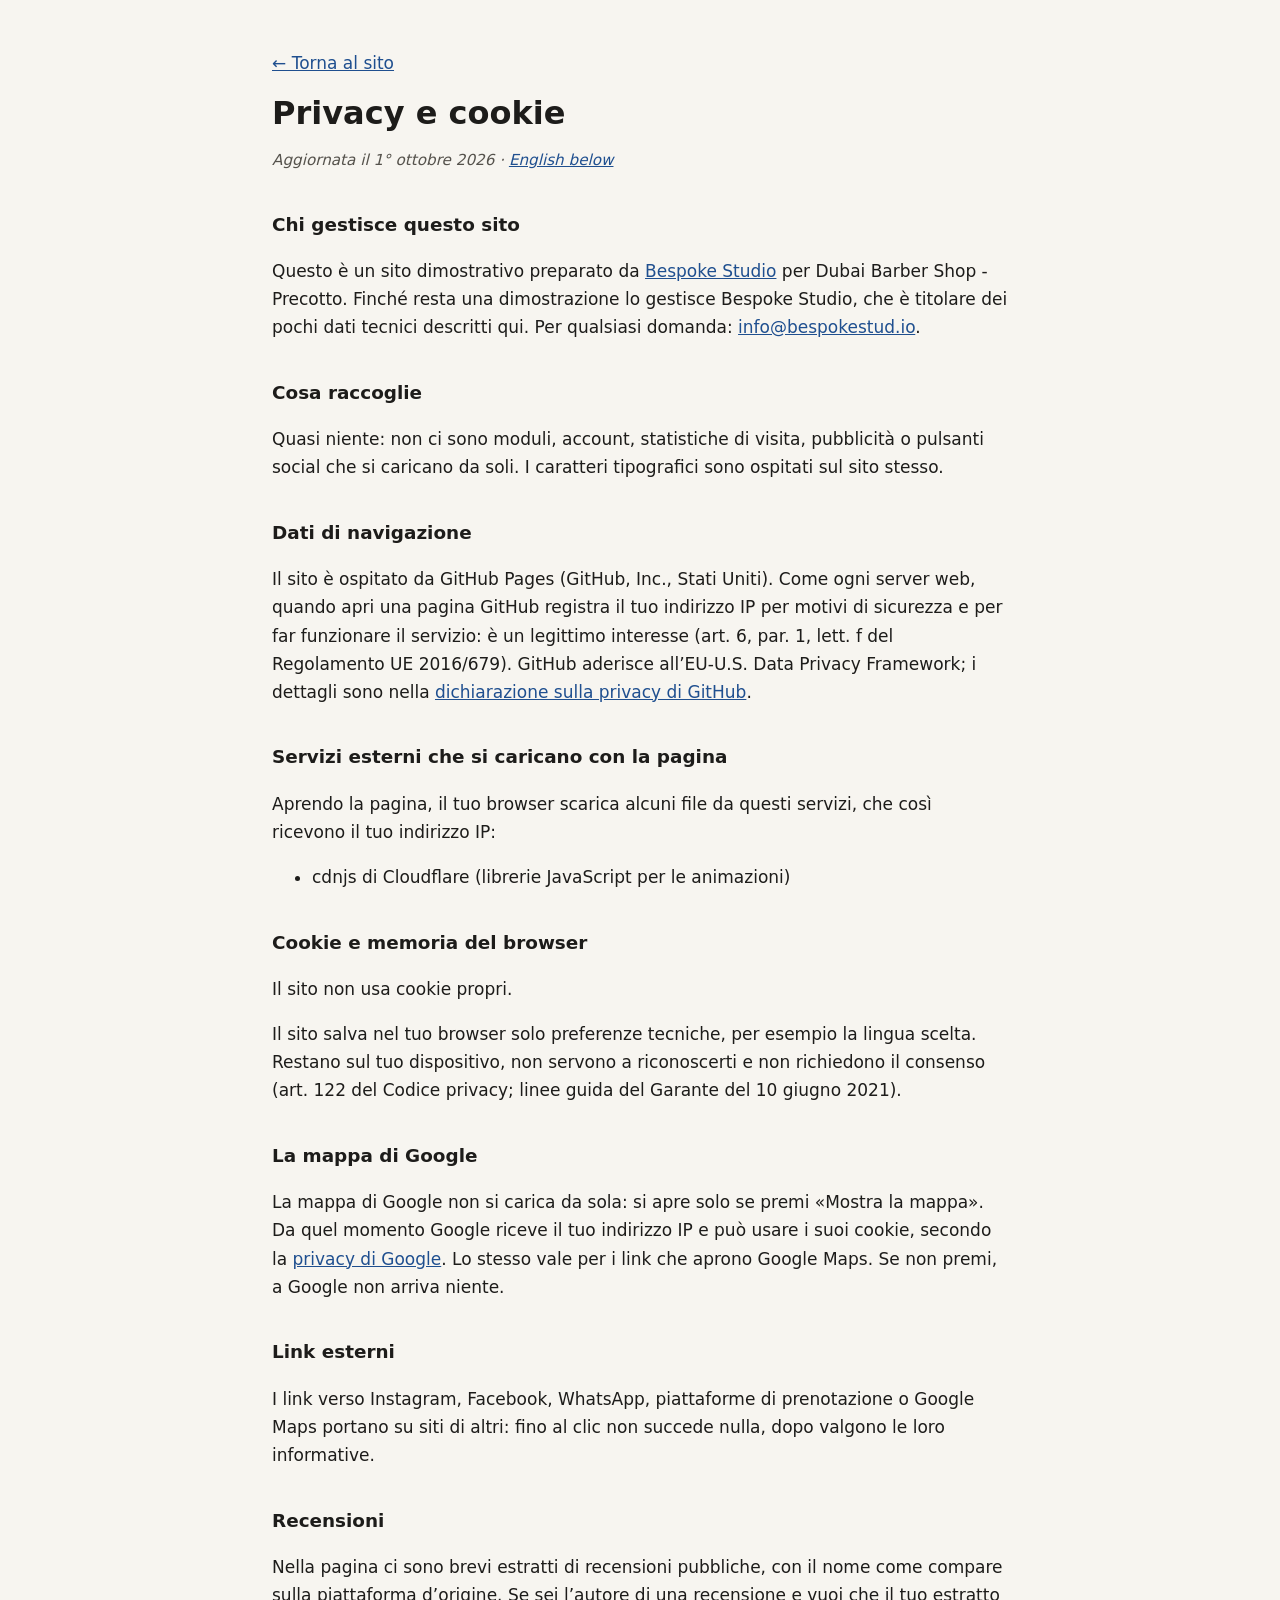
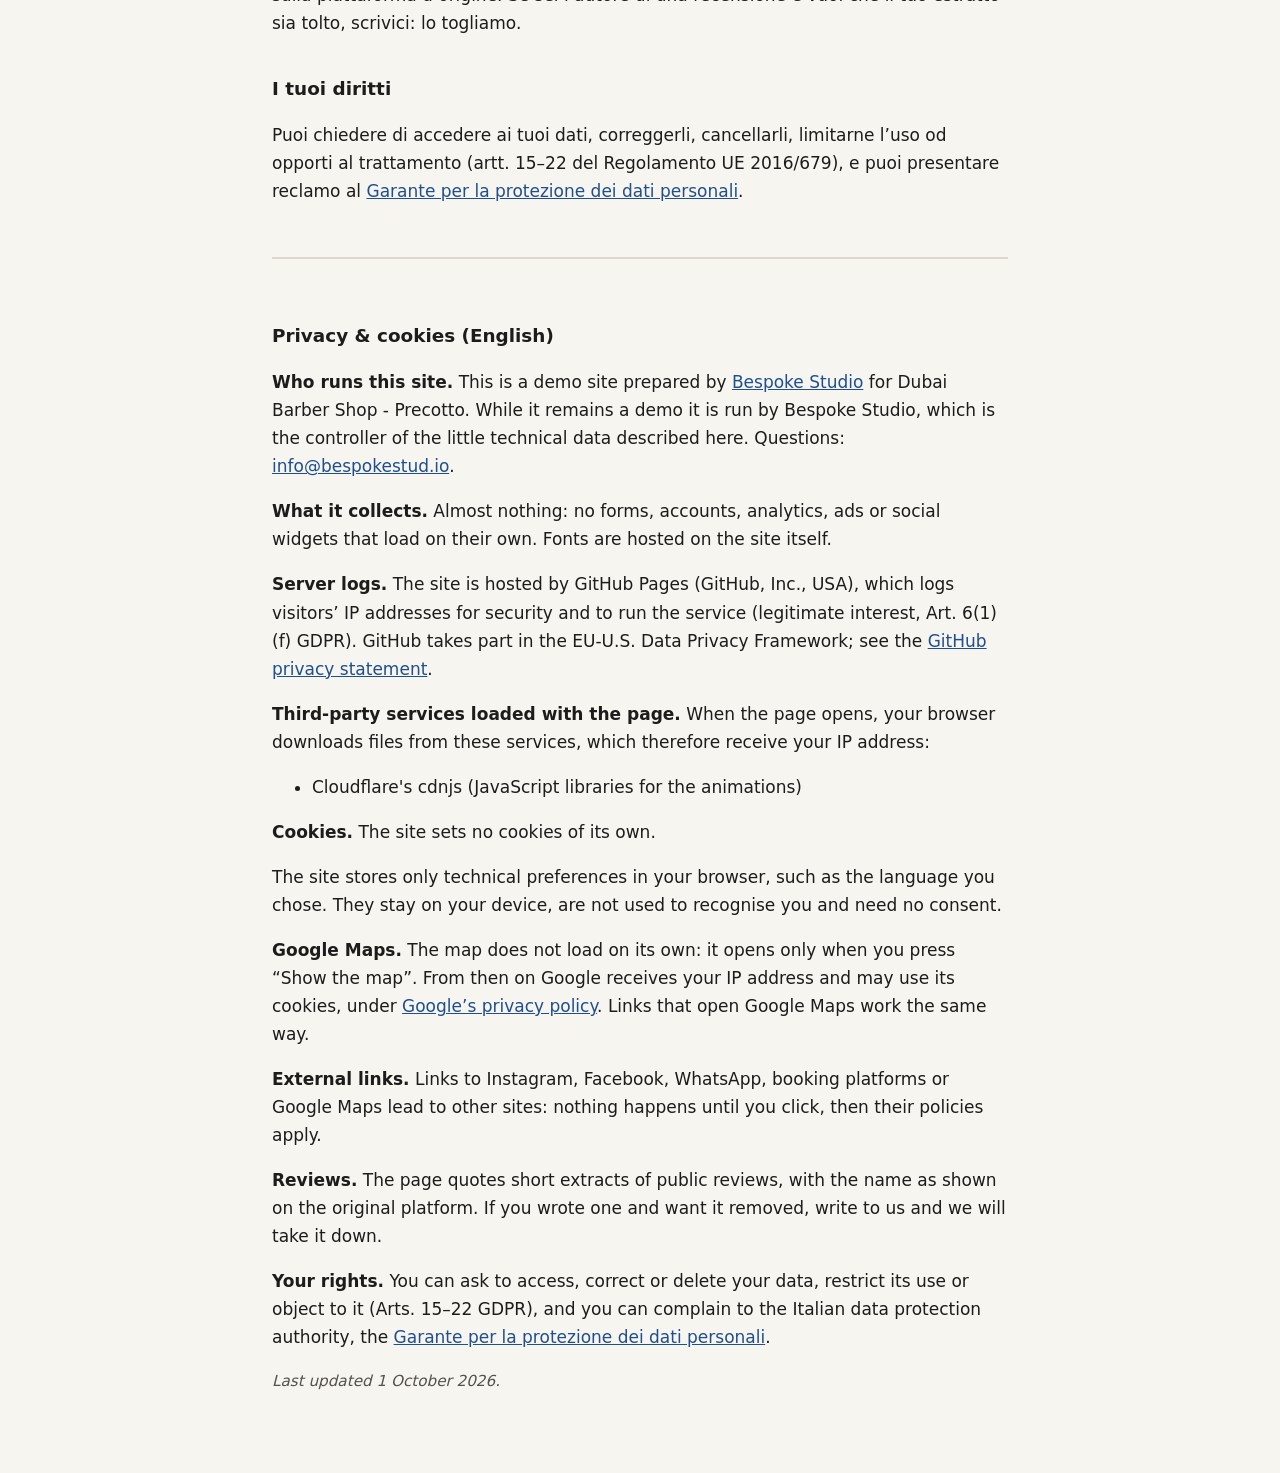
<file: privacy.html>
<!DOCTYPE html>
<html lang="it">
<head>
  <meta charset="UTF-8">
  <meta name="viewport" content="width=device-width, initial-scale=1.0">
  <meta name="robots" content="noindex">
  <title>Privacy e cookie · Dubai Barber Shop - Precotto</title>
  <meta name="description" content="Informativa privacy e cookie del sito Dubai Barber Shop - Precotto.">
  <style>
    body { margin: 0; background: #f7f5f0; color: #1d1c1a; font: 17px/1.65 system-ui, -apple-system, "Segoe UI", Roboto, sans-serif; }
    main { max-width: 46rem; margin: 0 auto; padding: 32px 20px 64px; }
    h1 { font-size: 2rem; line-height: 1.2; margin: 0.4em 0 0.2em; }
    h2 { font-size: 1.15rem; margin: 2em 0 0.4em; }
    a { color: #1f4f8f; }
    .data { color: #55524c; font-style: italic; font-size: 0.95rem; }
    .en { margin-top: 3em; padding-top: 1.5em; border-top: 2px solid #ddd8cc; }
    code { font-size: 0.9em; background: #ebe7dc; padding: 0 4px; border-radius: 3px; }
  </style>
</head>
<body>
<main>
  <p><a href="index.html">← Torna al sito</a></p>
  <h1>Privacy e cookie</h1>
  <p class="data">Aggiornata il 1° ottobre 2026 · <a href="#english" lang="en">English below</a></p>
  <h2>Chi gestisce questo sito</h2>
  <p>Questo è un sito dimostrativo preparato da <a href="https://bespokestud.io" rel="noopener">Bespoke Studio</a> per Dubai Barber Shop - Precotto. Finché resta una dimostrazione lo gestisce Bespoke Studio, che è titolare dei pochi dati tecnici descritti qui. Per qualsiasi domanda: <a href="mailto:info@bespokestud.io">info@bespokestud.io</a>.</p>
  <h2>Cosa raccoglie</h2>
  <p>Quasi niente: non ci sono moduli, account, statistiche di visita, pubblicità o pulsanti social che si caricano da soli. I caratteri tipografici sono ospitati sul sito stesso.</p>
  <h2>Dati di navigazione</h2>
  <p>Il sito è ospitato da GitHub Pages (GitHub, Inc., Stati Uniti). Come ogni server web, quando apri una pagina GitHub registra il tuo indirizzo IP per motivi di sicurezza e per far funzionare il servizio: è un legittimo interesse (art. 6, par. 1, lett. f del Regolamento UE 2016/679). GitHub aderisce all’EU-U.S. Data Privacy Framework; i dettagli sono nella <a href="https://docs.github.com/site-policy/privacy-policies/github-general-privacy-statement" rel="noopener">dichiarazione sulla privacy di GitHub</a>.</p>
  <h2>Servizi esterni che si caricano con la pagina</h2>
  <p>Aprendo la pagina, il tuo browser scarica alcuni file da questi servizi, che così ricevono il tuo indirizzo IP:</p>
  <ul><li>cdnjs di Cloudflare (librerie JavaScript per le animazioni)</li></ul>
  <h2>Cookie e memoria del browser</h2>
  <p>Il sito non usa cookie propri.</p>
  <p>Il sito salva nel tuo browser solo preferenze tecniche, per esempio la lingua scelta. Restano sul tuo dispositivo, non servono a riconoscerti e non richiedono il consenso (art. 122 del Codice privacy; linee guida del Garante del 10 giugno 2021).</p>
  <h2>La mappa di Google</h2>
  <p>La mappa di Google non si carica da sola: si apre solo se premi «Mostra la mappa». Da quel momento Google riceve il tuo indirizzo IP e può usare i suoi cookie, secondo la <a href="https://policies.google.com/privacy?hl=it" rel="noopener">privacy di Google</a>. Lo stesso vale per i link che aprono Google Maps. Se non premi, a Google non arriva niente.</p>
  <h2>Link esterni</h2>
  <p>I link verso Instagram, Facebook, WhatsApp, piattaforme di prenotazione o Google Maps portano su siti di altri: fino al clic non succede nulla, dopo valgono le loro informative.</p>
  <h2>Recensioni</h2>
  <p>Nella pagina ci sono brevi estratti di recensioni pubbliche, con il nome come compare sulla piattaforma d’origine. Se sei l’autore di una recensione e vuoi che il tuo estratto sia tolto, scrivici: lo togliamo.</p>
  <h2>I tuoi diritti</h2>
  <p>Puoi chiedere di accedere ai tuoi dati, correggerli, cancellarli, limitarne l’uso od opporti al trattamento (artt. 15–22 del Regolamento UE 2016/679), e puoi presentare reclamo al <a href="https://www.garanteprivacy.it" rel="noopener">Garante per la protezione dei dati personali</a>.</p>
  <div class="en" id="english" lang="en">
    <h2>Privacy &amp; cookies (English)</h2>
    <p><strong>Who runs this site.</strong> This is a demo site prepared by <a href="https://bespokestud.io" rel="noopener">Bespoke Studio</a> for Dubai Barber Shop - Precotto. While it remains a demo it is run by Bespoke Studio, which is the controller of the little technical data described here. Questions: <a href="mailto:info@bespokestud.io">info@bespokestud.io</a>.</p>
    <p><strong>What it collects.</strong> Almost nothing: no forms, accounts, analytics, ads or social widgets that load on their own. Fonts are hosted on the site itself.</p>
    <p><strong>Server logs.</strong> The site is hosted by GitHub Pages (GitHub, Inc., USA), which logs visitors’ IP addresses for security and to run the service (legitimate interest, Art. 6(1)(f) GDPR). GitHub takes part in the EU-U.S. Data Privacy Framework; see the <a href="https://docs.github.com/site-policy/privacy-policies/github-general-privacy-statement" rel="noopener">GitHub privacy statement</a>.</p>
    <p><strong>Third-party services loaded with the page.</strong> When the page opens, your browser downloads files from these services, which therefore receive your IP address:</p><ul><li>Cloudflare's cdnjs (JavaScript libraries for the animations)</li></ul>
    <p><strong>Cookies.</strong> The site sets no cookies of its own.</p>
    <p>The site stores only technical preferences in your browser, such as the language you chose. They stay on your device, are not used to recognise you and need no consent.</p>
    <p><strong>Google Maps.</strong> The map does not load on its own: it opens only when you press “Show the map”. From then on Google receives your IP address and may use its cookies, under <a href="https://policies.google.com/privacy?hl=en" rel="noopener">Google’s privacy policy</a>. Links that open Google Maps work the same way.</p>
    <p><strong>External links.</strong> Links to Instagram, Facebook, WhatsApp, booking platforms or Google Maps lead to other sites: nothing happens until you click, then their policies apply.</p>
    <p><strong>Reviews.</strong> The page quotes short extracts of public reviews, with the name as shown on the original platform. If you wrote one and want it removed, write to us and we will take it down.</p>
    <p><strong>Your rights.</strong> You can ask to access, correct or delete your data, restrict its use or object to it (Arts. 15–22 GDPR), and you can complain to the Italian data protection authority, the <a href="https://www.garanteprivacy.it" rel="noopener">Garante per la protezione dei dati personali</a>.</p>
    <p class="data">Last updated 1 October 2026.</p>
  </div>
</main>
</body>
</html>
</file>
